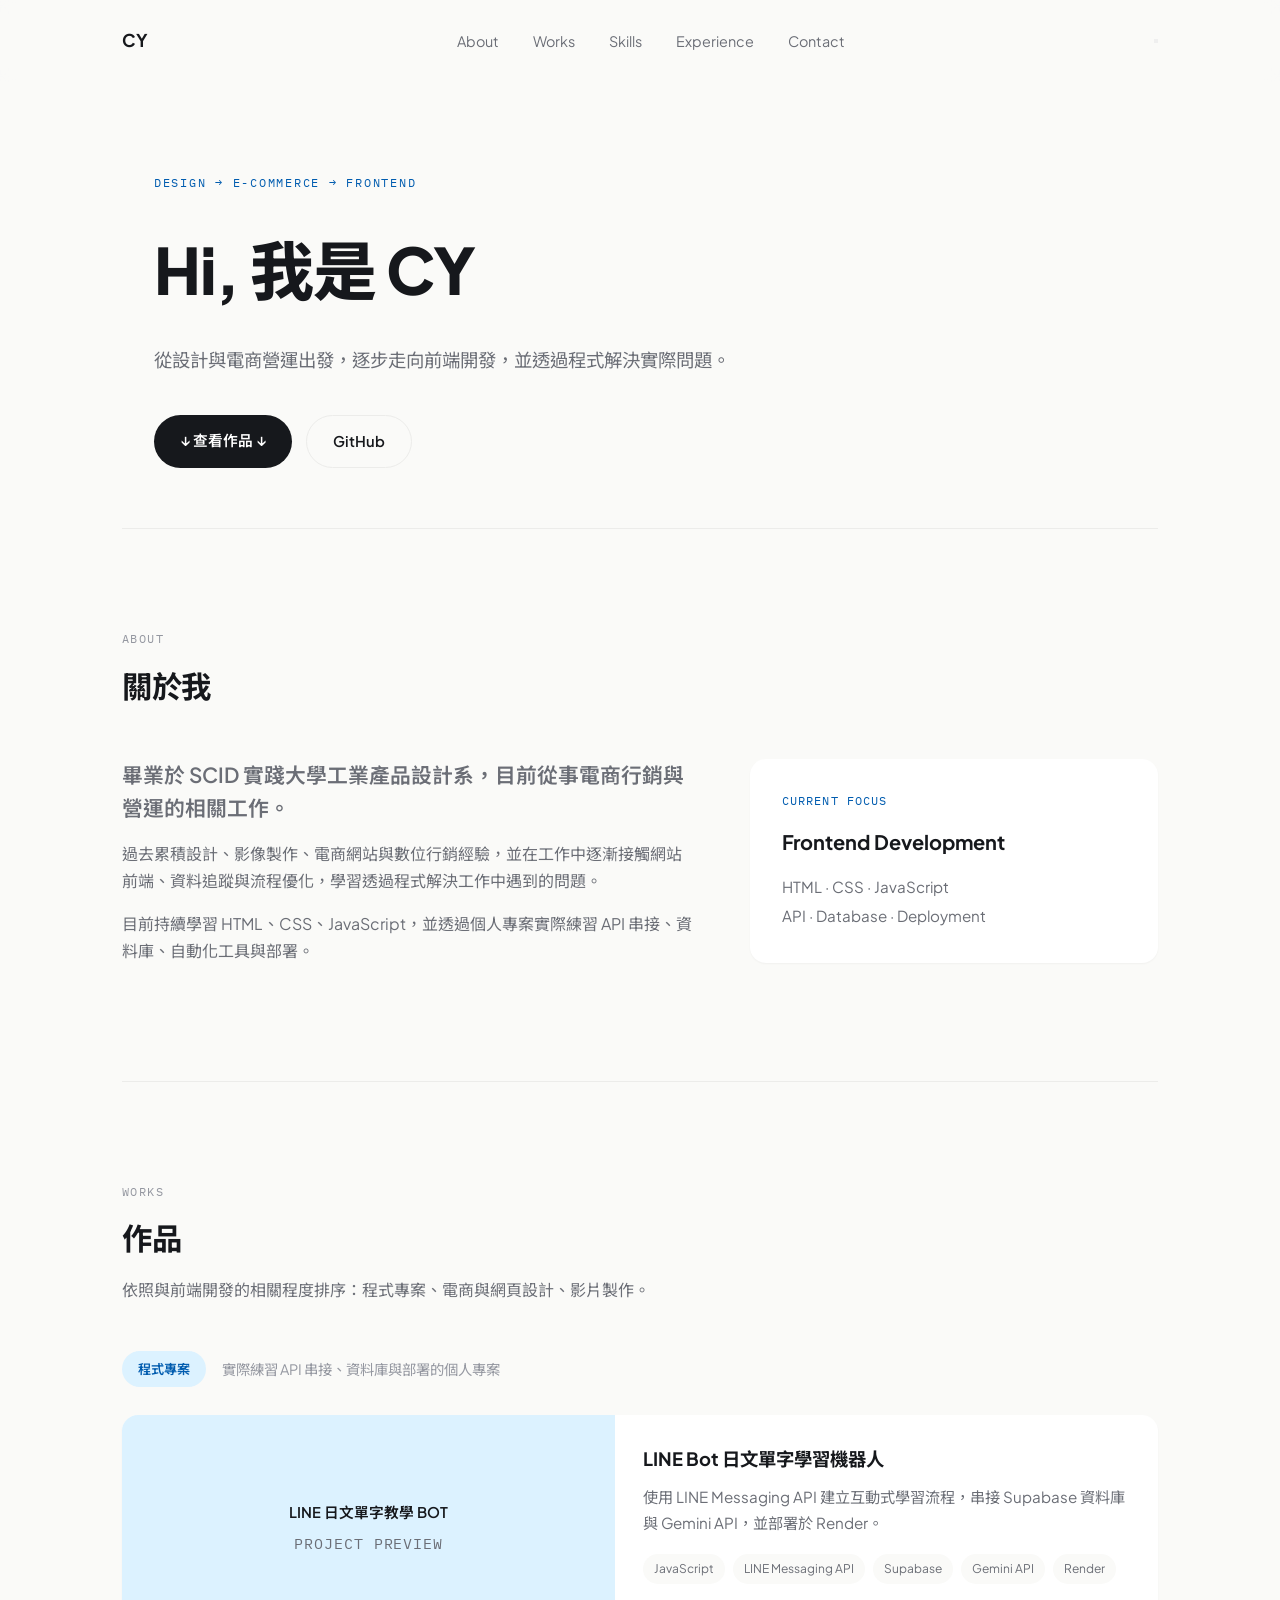
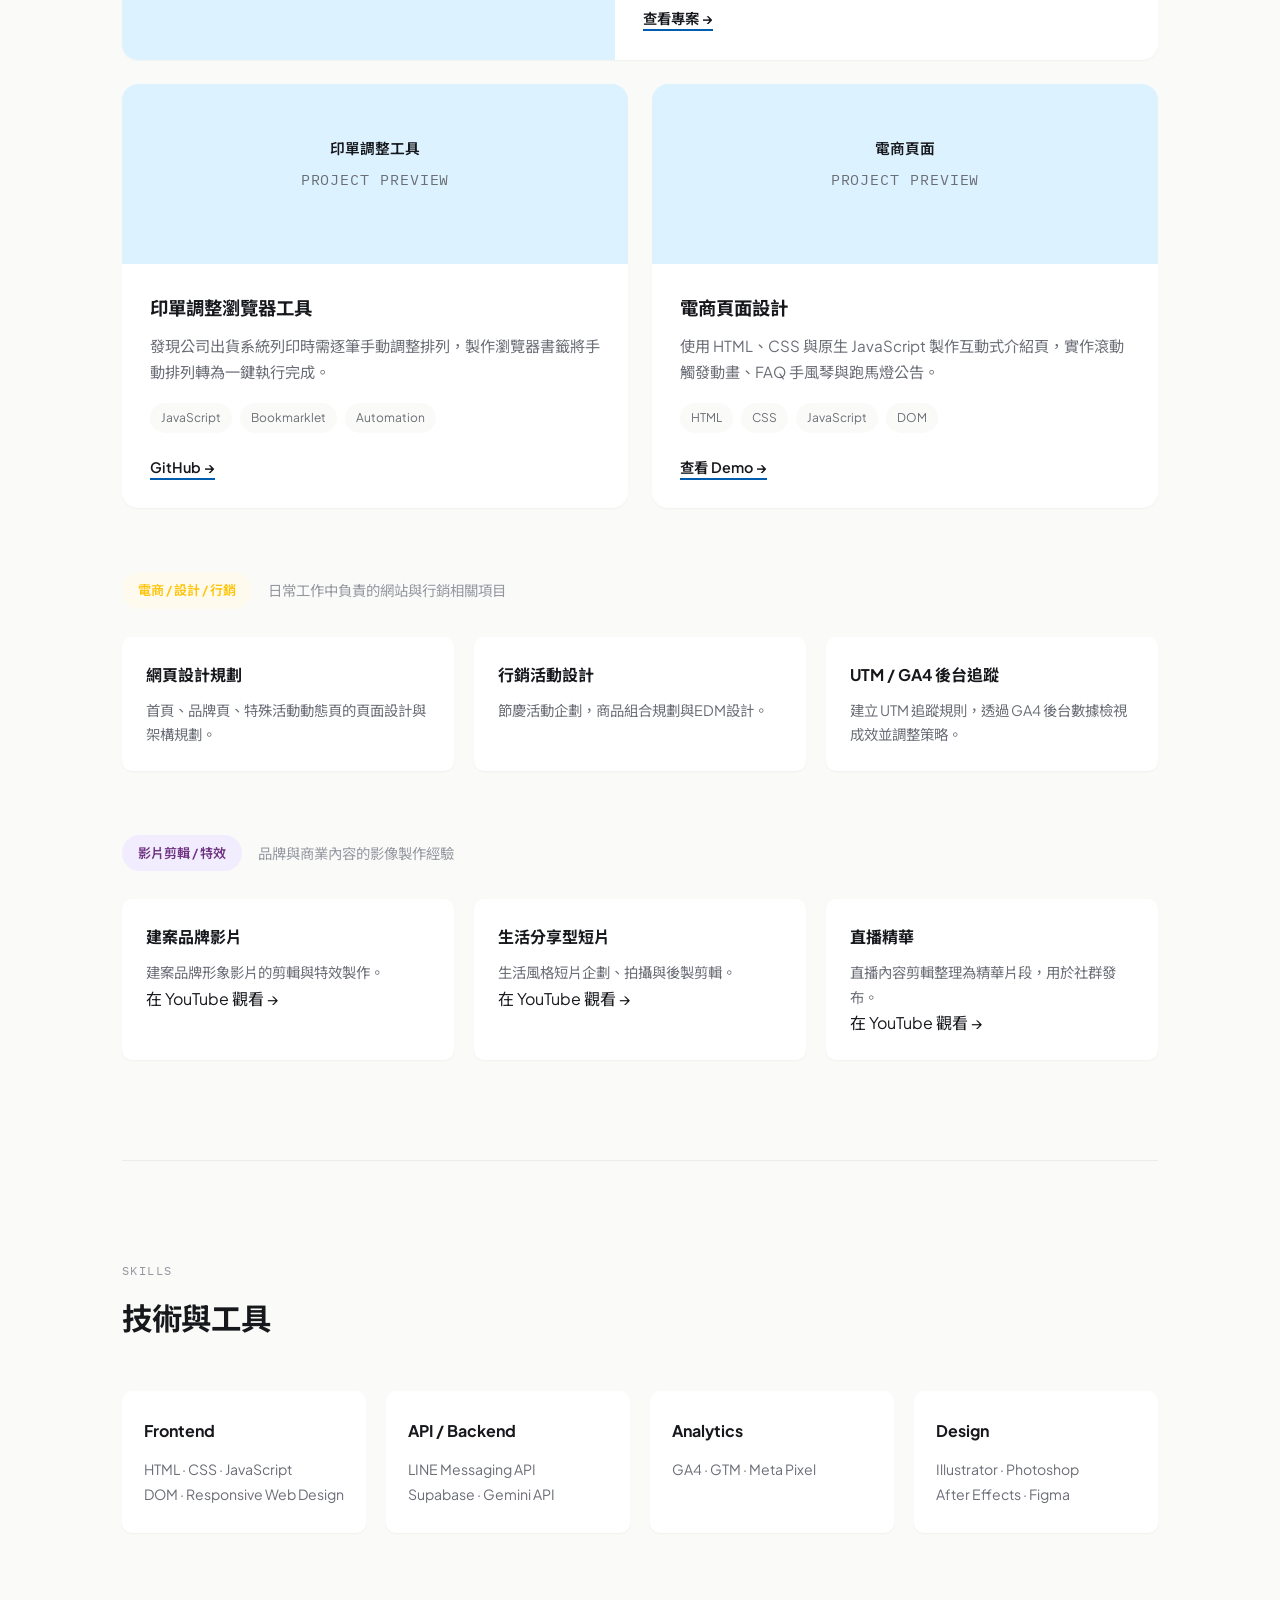
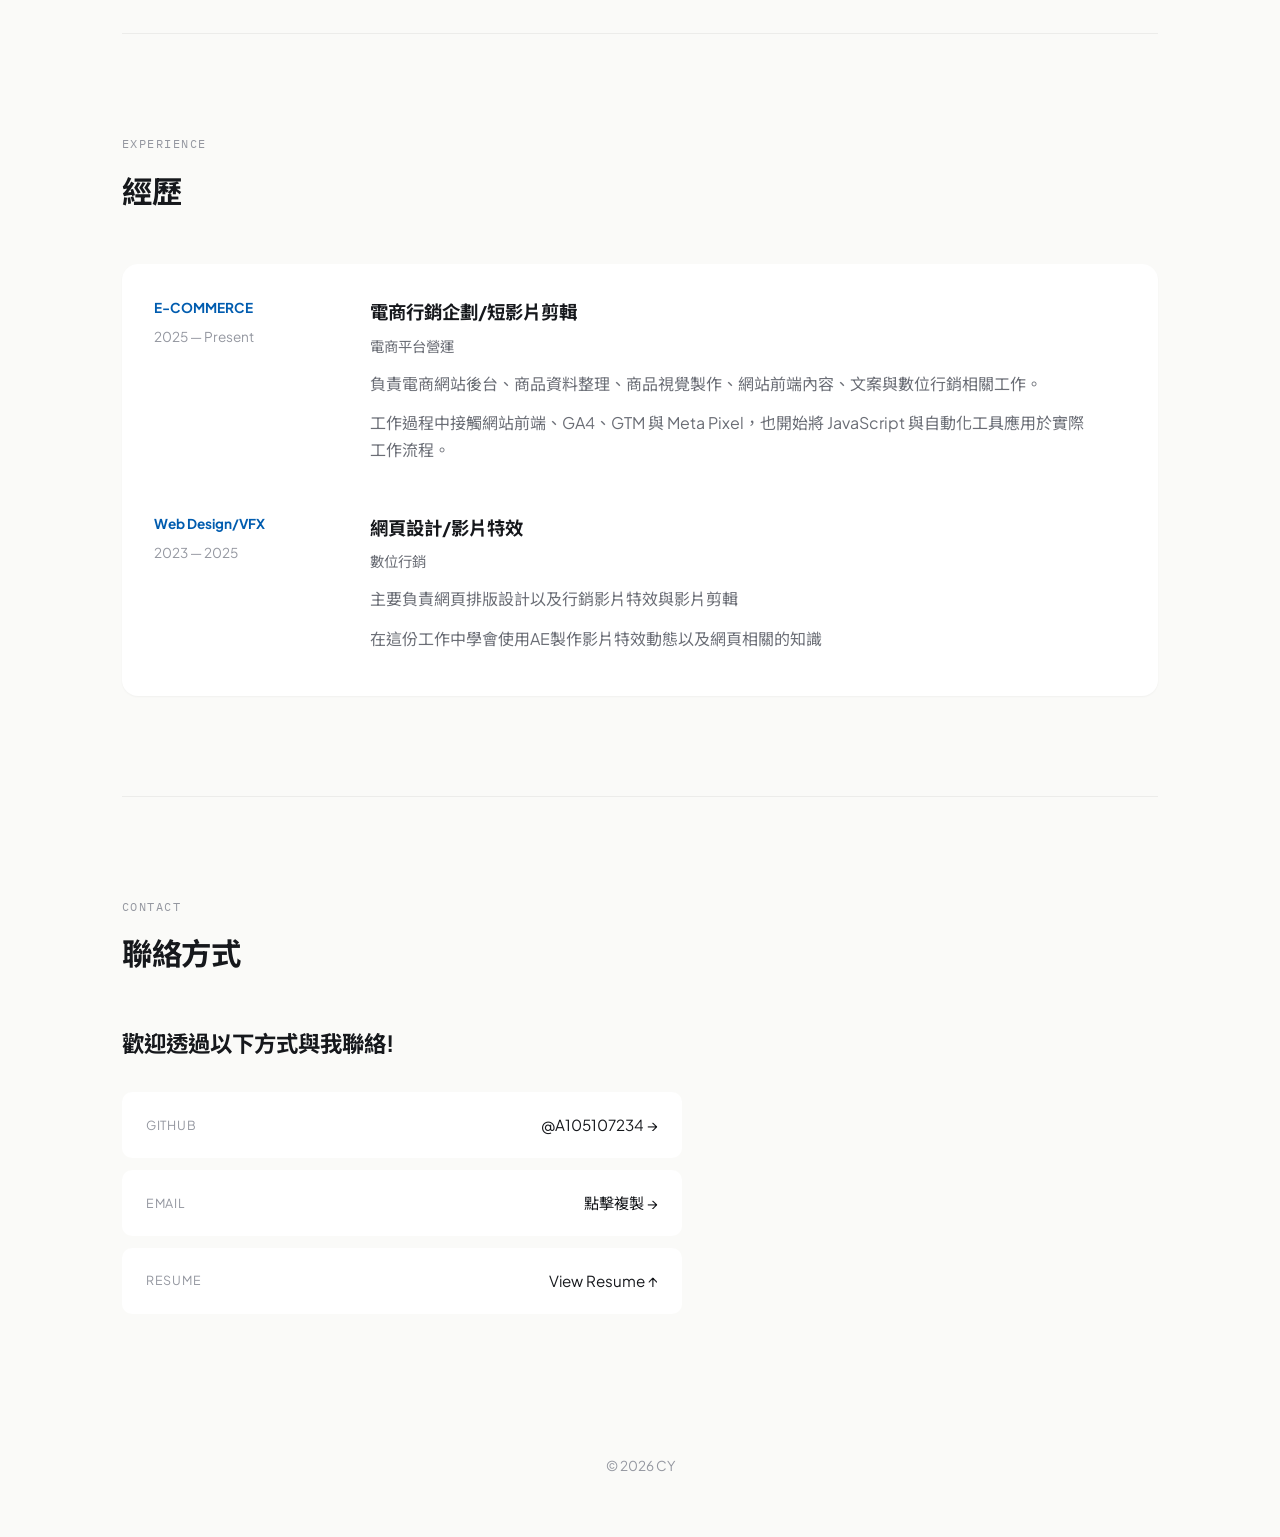
<file: index.html>
<!DOCTYPE html>
<html lang="zh-TW">
<head>
  <meta charset="UTF-8" />
  <meta name="viewport" content="width=device-width, initial-scale=1.0" />
  <meta
    name="description"
    content="CY 的前端開發作品集。從設計出發，透過學習前端開發、API 串接與自動化解決實際問題。"
  />
  <title>CY｜Frontend Developer Portfolio</title>

  <!-- 字型：改用 preconnect + link，避免 CSS @import 造成串聯阻塞 -->
  <link rel="preconnect" href="https://fonts.googleapis.com" />
  <link rel="preconnect" href="https://fonts.gstatic.com" crossorigin />
  <link rel="stylesheet" href="https://fonts.googleapis.com/css2?family=Plus+Jakarta+Sans:wght@400;600;700;800&family=IBM+Plex+Mono:wght@400;500&family=Noto+Sans+TC:wght@400;500;700&display=swap" />
  <link rel="stylesheet" href="style.css" />

  <style>
  * { margin: 0; padding: 0; box-sizing: border-box; }

/* body 只在載入動畫跑的時候鎖住捲動，跑完後解除 */
body.is-loading {
  overflow: hidden;
  height: 100vh;
}
/* LOGO */
#logo-c {
  display: inline-block;
  animation: rotateCCW 1s ease-in-out;
}

@keyframes rotateCCW {
  from { transform: rotate(0deg); }
  to   { transform: rotate(-360deg); }
}

/* ===== 兩片色塊，從中間往左右滑開 ===== */
.panel {
  position: fixed;
  top: 0;
  width: 50%;
  height: 100%;
  background: #111;
  z-index: 9999;
  display: flex;
  align-items: center;
  justify-content: center;
  transition: transform 1s cubic-bezier(0.76, 0, 0.24, 1);
}

#panel-left  { left: 0; }
#panel-left {
  left: 0;
  justify-content: flex-end; /* 內容靠右貼齊，剛好貼在螢幕正中央那條線上 */
}
#panel-right { right: 0; }

.panel.open#panel-left  { transform: translateX(-100%); }
.panel.open#panel-right { transform: translateX(100%); }

#panel-logo {
  color: #f5f5f0;
  font-size: clamp(20px, 4vw, 32px);
  font-weight: 700;
  letter-spacing: 3px;
  opacity: 1;
  transition: opacity 0.3s ease;
}

/* ===== 歡迎文字，蓋在真正內容上面，顯示完自己淡出 ===== */
#content {
  position: fixed;
  inset: 0;
  z-index: 9998; /* 比色塊低一層，但蓋住底下的真正網站內容 */
  background: #f5f5f0;
  display: flex;
  justify-content: center;
  align-items: center;
  opacity: 0;
  transition: opacity 0.6s ease;
  pointer-events: none; /* 淡出後不擋住底下的點擊 */
}

#content.show { opacity: 1; }
#content.fade-out { opacity: 0; }

#content h1 { font-size: clamp(28px, 6vw, 56px); }
</style>

</head>
<body>

  <!--LOADING-->
<div class="panel" id="panel-left">
  <div id="panel-logo">
    <span id="logo-c">C</span>
  </div>
</div>
<div class="panel" id="panel-right"></div>

 
  <div id="content">
    <h1>HELLO WORLD！</h1>
  </div>

  <!-- Nav -->
  <header class="site-header">
    <div class="nav-inner">
      <a href="#" class="logo">CY</a>
      <nav class="nav-links" id="nav-links">
        <a href="#about">About</a>
        <a href="#works">Works</a>
        <a href="#skills">Skills</a>
        <a href="#experience">Experience</a>
        <a href="#contact">Contact</a>
      </nav>
      <button class="nav-toggle" id="nav-toggle" aria-label="開啟選單" aria-expanded="false" aria-controls="nav-links">
        <span></span>
        <span></span>
        <span></span>
      </button>
    </div>
  </header>

  <main>

    <!-- Hero -->
    <section class="hero">
      <div class="hero-inner">
        <p class="eyebrow">DESIGN → E-COMMERCE → FRONTEND</p>
        <h1>Hi, 我是 CY</h1>
        <p class="hero-sub">從設計與電商營運出發，逐步走向前端開發，並透過程式解決實際問題。</p>
        <div class="hero-actions">
          <a href="#works" class="btn btn-primary">↓ 查看作品 ↓</a>
          <a href="https://github.com/A105107234" target="_blank" rel="noopener noreferrer" class="btn btn-ghost">GitHub</a>
        </div>
      </div>
    </section>

    <!-- About -->
    <section id="about" class="section">
      <div class="section-head">
        <p class="kicker">About</p>
        <h2>關於我</h2>
      </div>

      <div class="about-grid">
        <div class="about-copy">
          <p class="about-lead">畢業於 SCID 實踐大學工業產品設計系，目前從事電商行銷與營運的相關工作。</p>
          <p>過去累積設計、影像製作、電商網站與數位行銷經驗，並在工作中逐漸接觸網站前端、資料追蹤與流程優化，學習透過程式解決工作中遇到的問題。</p>
          <p>目前持續學習 HTML、CSS、JavaScript，並透過個人專案實際練習 API 串接、資料庫、自動化工具與部署。</p>
        </div>

        <div class="about-card reveal">
          <p class="about-card-label">Current Focus</p>
          <p class="about-card-title">Frontend Development</p>
          <p class="about-card-text">HTML · CSS · JavaScript<br />API · Database · Deployment</p>
        </div>
      </div>
    </section>

    <!-- Works -->
    <section id="works" class="section">
      <div class="section-head">
        <p class="kicker">Works</p>
        <h2>作品</h2>
        <p class="section-lede">依照與前端開發的相關程度排序：程式專案、電商與網頁設計、影片製作。</p>
      </div>

      <!-- 01 程式專案 -->
      <div class="works-group">
        <div class="works-group-head">
          <span class="tag tag-code">程式專案</span>
          <p class="works-group-note">實際練習 API 串接、資料庫與部署的個人專案</p>
        </div>

        <div class="work-grid">

          <article class="work-card work-card-featured reveal">
            <div class="work-card-media">
              <div class="media-placeholder">
                <span>LINE 日文單字教學 BOT</span>
                <p>Project Preview</p>
              </div>
            </div>
            <div class="work-card-body">
              <h3>LINE Bot 日文單字學習機器人</h3>
              <p>使用 LINE Messaging API 建立互動式學習流程，串接 Supabase 資料庫與 Gemini API，並部署於 Render。</p>
              <div class="work-tags">
                <span>JavaScript</span>
                <span>LINE Messaging API</span>
                <span>Supabase</span>
                <span>Gemini API</span>
                <span>Render</span>
              </div>
              <div class="work-links">
                <a href="projects/line-bot-vocab/index.html">查看專案 →</a>
              </div>
            </div>
          </article>

          <article class="work-card reveal">
            <div class="work-card-media">
              <div class="media-placeholder">
                <span>印單調整工具</span>
                <p>Project Preview</p>
              </div>
            </div>
            <div class="work-card-body">
              <h3>印單調整瀏覽器工具</h3>
              <p>發現公司出貨系統列印時需逐筆手動調整排列，製作瀏覽器書籤將手動排列轉為一鍵執行完成。</p>
              <div class="work-tags">
                <span>JavaScript</span>
                <span>Bookmarklet</span>
                <span>Automation</span>
              </div>
              <div class="work-links">
                <a href="https://github.com/A105107234/Shipping-Label-print-tools" target="_blank" rel="noopener noreferrer">GitHub →</a>
              </div>
            </div>
          </article>

          <article class="work-card reveal">
            <div class="work-card-media">
              <div class="media-placeholder">
                <span>電商頁面</span>
                <p>Project Preview</p>
              </div>
            </div>
            <div class="work-card-body">
              <h3>電商頁面設計</h3>
              <p>使用 HTML、CSS 與原生 JavaScript 製作互動式介紹頁，實作滾動觸發動畫、FAQ 手風琴與跑馬燈公告。</p>
              <div class="work-tags">
                <span>HTML</span>
                <span>CSS</span>
                <span>JavaScript</span>
                <span>DOM</span>
              </div>
              <div class="work-links">
                <a href="projects/shop/index.html">查看 Demo →</a>
              </div>
            </div>
          </article>

        </div>
      </div>

      <!-- 02 電商 / 設計 / 行銷 -->
      <div class="works-group">
        <div class="works-group-head">
          <span class="tag tag-commerce">電商 / 設計 / 行銷</span>
          <p class="works-group-note">日常工作中負責的網站與行銷相關項目</p>
        </div>

        <div class="capability-grid">
          <div class="capability-card reveal">
            <div class="capability-card-inner">
              <div class="capability-card-front">
                <p class="capability-title">網頁設計規劃</p>
              </div>
              <div class="capability-card-back">
                <p class="capability-text">首頁、品牌頁、特殊活動動態頁的頁面設計與架構規劃。</p>
              </div>
            </div>
          </div>
          <div class="capability-card reveal">
            <div class="capability-card-inner">
              <div class="capability-card-front">
                <p class="capability-title">行銷活動設計</p>
              </div>
              <div class="capability-card-back">
                <p class="capability-text">節慶活動企劃，商品組合規劃與EDM設計。</p>
              </div>
            </div>
          </div>
          <div class="capability-card reveal">
            <div class="capability-card-inner">
              <div class="capability-card-front">
                <p class="capability-title">UTM / GA4 後台追蹤</p>
              </div>
              <div class="capability-card-back">
                <p class="capability-text">建立 UTM 追蹤規則，透過 GA4 後台數據檢視成效並調整策略。</p>
              </div>
            </div>
          </div>
        </div>
      </div>

      <!-- 03 影片剪輯 / 特效 -->
      <div class="works-group">
        <div class="works-group-head">
          <span class="tag tag-video">影片剪輯 / 特效</span>
          <p class="works-group-note">品牌與商業內容的影像製作經驗</p>
        </div>

        <div class="capability-grid">
          <div class="capability-card reveal">
            <div class="capability-card-inner">
              <div class="capability-card-front">
                <p class="capability-title">建案品牌影片</p>
              </div>
              <div class="capability-card-back">
                <p class="capability-text">建案品牌形象影片的剪輯與特效製作。</p>
                <a class="capability-link" href="https://www.youtube.com/playlist?list=PLhkuRQ6vcK8rfW8aEy3iX92bvZOuIB56M" target="_blank" rel="noopener noreferrer">在 YouTube 觀看 →</a>
              </div>
            </div>
          </div>
          <div class="capability-card reveal">
            <div class="capability-card-inner">
              <div class="capability-card-front">
                <p class="capability-title">生活分享型短片</p>
              </div>
              <div class="capability-card-back">
                <p class="capability-text">生活風格短片企劃、拍攝與後製剪輯。</p>
                <a class="capability-link" href="https://www.youtube.com/playlist?list=PLhkuRQ6vcK8rhcJOtEsPsMV8XOef7As1w" target="_blank" rel="noopener noreferrer">在 YouTube 觀看 →</a>
              </div>
            </div>
          </div>
          <div class="capability-card reveal">
            <div class="capability-card-inner">
              <div class="capability-card-front">
                <p class="capability-title">直播精華</p>
              </div>
              <div class="capability-card-back">
                <p class="capability-text">直播內容剪輯整理為精華片段，用於社群發布。</p>
                <a class="capability-link" href="https://www.youtube.com/playlist?list=PLZkUYa31iWXI" target="_blank" rel="noopener noreferrer">在 YouTube 觀看 →</a>
              </div>
            </div>
          </div>
        </div>
      </div>

    </section>

    <!-- Skills -->
    <section id="skills" class="section">
      <div class="section-head">
        <p class="kicker">Skills</p>
        <h2>技術與工具</h2>
      </div>

      <div class="skills-grid">
        <div class="skill-card reveal">
          <p class="skill-title">Frontend</p>
          <p class="skill-text">HTML · CSS · JavaScript<br />DOM · Responsive Web Design</p>
        </div>
        <div class="skill-card reveal">
          <p class="skill-title">API / Backend</p>
          <p class="skill-text">LINE Messaging API<br />Supabase · Gemini API</p>
        </div>
        <div class="skill-card reveal">
          <p class="skill-title">Analytics</p>
          <p class="skill-text">GA4 · GTM · Meta Pixel</p>
        </div>
        <div class="skill-card reveal">
          <p class="skill-title">Design</p>
          <p class="skill-text">Illustrator · Photoshop<br />After Effects · Figma</p>
        </div>
      </div>
    </section>

    <!-- Experience -->
    <section id="experience" class="section">
      <div class="section-head">
        <p class="kicker">Experience</p>
        <h2>經歷</h2>
      </div>

      <div class="timeline-item reveal">
        <div class="timeline-meta">
          <p>E-COMMERCE</p>
          <p>2025 — Present</p>
        </div>
        <div class="timeline-body">
          <h3>電商行銷企劃/短影片剪輯</h3>
          <p class="timeline-company">電商平台營運</p>
          <p>負責電商網站後台、商品資料整理、商品視覺製作、網站前端內容、文案與數位行銷相關工作。</p>
          <p>工作過程中接觸網站前端、GA4、GTM 與 Meta Pixel，也開始將 JavaScript 與自動化工具應用於實際工作流程。</p>
        </div>
        <div class="timeline-meta">
          <p>Web Design/VFX</p>
          <p>2023 — 2025</p>
        </div>
        <div class="timeline-body">
          <h3>網頁設計/影片特效</h3>
          <p class="timeline-company">數位行銷</p>
          <p>主要負責網頁排版設計以及行銷影片特效與影片剪輯</p>
          <p>在這份工作中學會使用AE製作影片特效動態以及網頁相關的知識</p>
        </div>
      </div>
    </section>

    <!-- Contact -->
    <section id="contact" class="section">
      <div class="section-head">
        <p class="kicker">Contact</p>
        <h2>聯絡方式</h2>
      </div>

      <div class="contact-wrap">
        <p class="contact-lead">歡迎透過以下方式與我聯絡!</p>

        <div class="contact-links">
          <a href="https://github.com/A105107234" target="_blank" rel="noopener noreferrer">
            <span>GitHub</span>
            <span>@A105107234 →</span>
          </a>
          <!-- TODO: 把 data-user / data-domain 換成你真正的 email -->
          <a href="#" id="email-link" class="js-email-copy" data-user="a105107234" data-domain="@gmail.com">
            <span>Email</span>
            <span id="email-display">點擊複製 →</span>
          </a>
          <a href="#">
            <span>Resume</span>
            <span>View Resume ↑</span>
          </a>
        </div>
      </div>
    </section>

  </main>

  <footer>
    <p>© 2026 CY</p>
  </footer>

  <script>

    //LOADING
    document.body.classList.add('is-loading'); // 一開始鎖住捲動

const minDisplayTime = 900;    // 色塊 + Logo 停留多久
const contentShowTime = 1500;  // 歡迎文字停留多久後開始淡出

window.addEventListener('load', () => {
  setTimeout(() => {
    const left = document.getElementById('panel-left');
    const right = document.getElementById('panel-right');
    const logo = document.getElementById('panel-logo');
    const content = document.getElementById('content');

    // 1. 色塊滑開，露出歡迎文字
    logo.style.opacity = '0';
    left.classList.add('open');
    right.classList.add('open');
    content.classList.add('show');

    setTimeout(() => {
      left.remove();
      right.remove();
    }, 1000);

    // 2. 歡迎文字停留一下之後，淡出、消失、解鎖捲動
    setTimeout(() => {
      content.classList.remove('show');
      content.classList.add('fade-out');

      setTimeout(() => {
        content.remove();
        document.body.classList.remove('is-loading'); // 解鎖捲動
      }, 600);
    }, contentShowTime);

  }, minDisplayTime);
});

    // 手機版選單開關
    const navToggle = document.getElementById('nav-toggle');
    const navLinksEl = document.getElementById('nav-links');

    navToggle.addEventListener('click', function () {
      const isOpen = navLinksEl.classList.toggle('is-open');
      navToggle.classList.toggle('is-open', isOpen);
      navToggle.setAttribute('aria-expanded', isOpen ? 'true' : 'false');
    });

    navLinksEl.querySelectorAll('a').forEach(function (link) {
      link.addEventListener('click', function () {
        navLinksEl.classList.remove('is-open');
        navToggle.classList.remove('is-open');
        navToggle.setAttribute('aria-expanded', 'false');
      });
    });
  </script>

  <script>
    // 滾動進場動畫
    // 動畫播完後移除 reveal class，讓元件回到自己原本的 hover 過渡設定
    const revealItems = document.querySelectorAll('.reveal');
    const revealObserver = new IntersectionObserver(function (entries) {
      entries.forEach(function (entry) {
        if (!entry.isIntersecting) return;
        const el = entry.target;
        el.classList.add('is-visible');
        revealObserver.unobserve(el);
        setTimeout(function () {
          el.classList.remove('reveal', 'is-visible');
        }, 700);
      });
    }, { threshold: 0.15 });

    revealItems.forEach(function (item) {
      revealObserver.observe(item);
    });
  </script>

  <script>
    // Email 點擊複製
    const emailLink = document.getElementById('email-link');
    const emailDisplay = document.getElementById('email-display');

    emailLink.addEventListener('click', function (e) {
      e.preventDefault();
      const user = emailLink.dataset.user;
      const domain = emailLink.dataset.domain;
      const email = user + '@' + domain;

      navigator.clipboard.writeText(email).then(function () {
        emailDisplay.textContent = '已複製 ' + email;
        setTimeout(function () {
          emailDisplay.textContent = '點擊複製 →';
        }, 2000);
      });
    });
  </script>

</body>
</html>
</file>
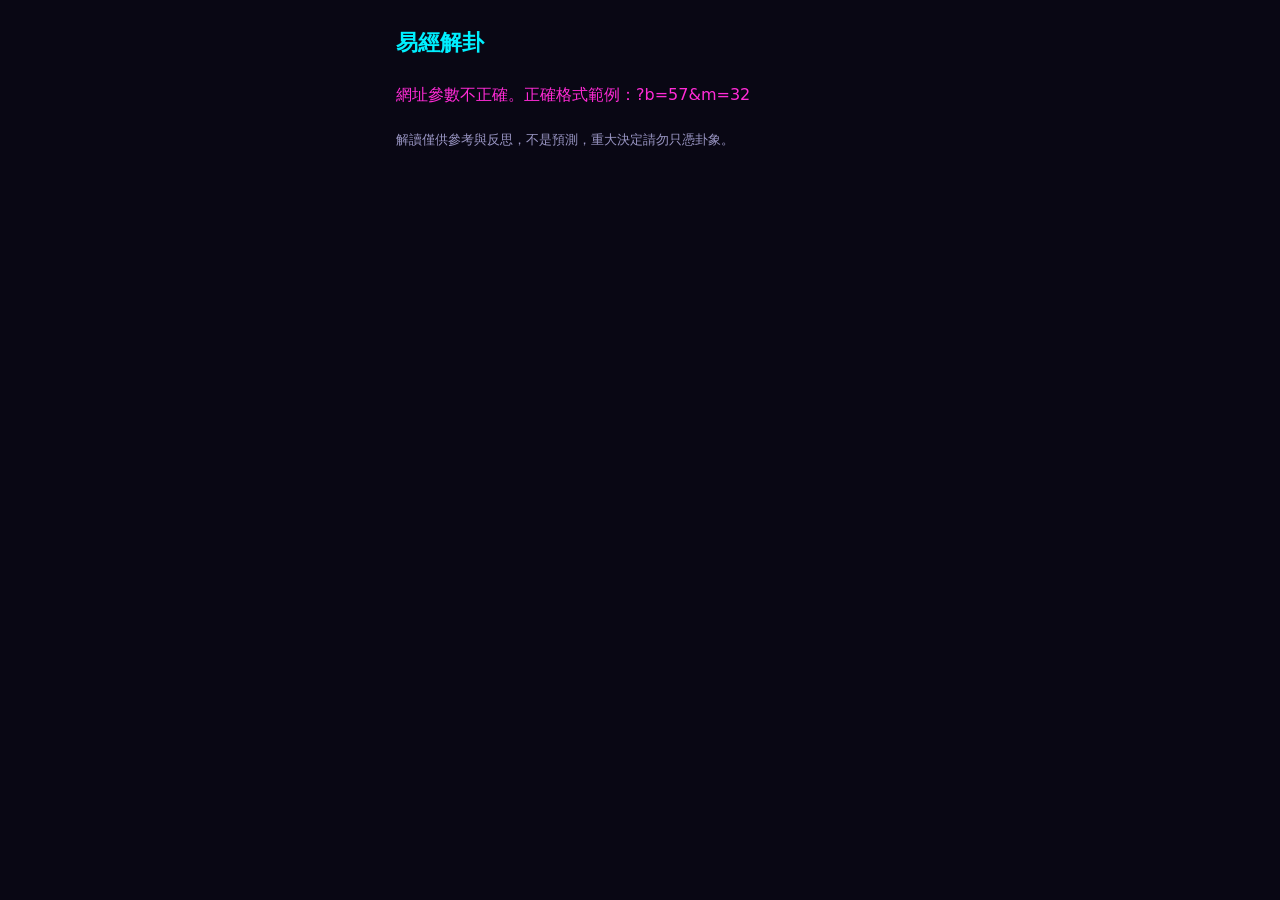
<file: iching/index.html>
<!doctype html>
<html lang="zh-Hant">
<head>
<meta charset="utf-8">
<meta name="viewport" content="width=device-width, initial-scale=1">
<title>易經解卦</title>
<style>
:root{--bg:#090714;--fg:#e6f7ff;--mut:#9a96c4;--cy:#00f0ff;--mag:#ff2bd6;--yel:#fcee0a;--card:#141032}
*{box-sizing:border-box}
body{margin:0;background:var(--bg);color:var(--fg);font-family:system-ui,-apple-system,"Noto Sans TC","PingFang TC","Microsoft JhengHei",sans-serif;line-height:1.7}
main{max-width:520px;margin:0 auto;padding:24px 16px 56px}
h1{font-size:22px;margin:0 0 4px;color:var(--cy)}
.sub{color:var(--mut);font-size:14px;margin:0 0 20px}
.pair{display:flex;gap:12px;justify-content:center;align-items:flex-start;margin-bottom:20px}
.card{flex:1;background:var(--card);padding:16px 12px;text-align:center}
.card h2{font-size:14px;color:var(--mut);margin:0 0 10px;font-weight:400}
.hex{display:flex;flex-direction:column;gap:6px;width:96px;margin:0 auto 12px}
.line{height:10px;background:var(--cy)}
.line.yin{background:linear-gradient(90deg,var(--cy) 0 42%,transparent 42% 58%,var(--cy) 58%)}
.line.mov{background:var(--mag)}
.line.yin.mov{background:linear-gradient(90deg,var(--mag) 0 42%,transparent 42% 58%,var(--mag) 58%)}
.line.new{background:var(--yel)}
.line.yin.new{background:linear-gradient(90deg,var(--yel) 0 42%,transparent 42% 58%,var(--yel) 58%)}
.name{font-size:34px;font-weight:700;line-height:1.2}
.num{font-size:13px;color:var(--mut)}
.arrow{align-self:center;color:var(--yel);font-size:20px}
section{background:var(--card);padding:14px 16px;margin-bottom:12px}
section h3{margin:0 0 6px;font-size:15px;color:var(--yel)}
section p{margin:0;font-size:15px;white-space:pre-line}
.mov-note{color:var(--mag);text-align:center;margin:0 0 16px;font-size:15px}
.err{color:var(--mag)}
.foot{color:var(--mut);font-size:13px;margin-top:20px}
</style>
</head>
<body>
<main>
<h1>易經解卦</h1>
<p class="sub" id="sub">讀取中⋯</p>
<div id="out"></div>
<p class="foot">解讀僅供參考與反思，不是預測，重大決定請勿只憑卦象。</p>
</main>
<script>
const KW=[[2,16,8,45,23,35,20,12],[24,51,3,17,27,21,42,25],[7,40,29,47,4,64,59,6],[19,54,60,58,41,38,61,10],[15,62,39,31,52,56,53,33],[36,55,63,49,22,30,37,13],[46,32,48,28,18,50,57,44],[11,34,5,43,26,14,9,1]];
const ZH=['','乾','坤','屯','蒙','需','訟','師','比','小畜','履','泰','否','同人','大有','謙','豫','隨','蠱','臨','觀','噬嗑','賁','剝','復','無妄','大畜','頤','大過','坎','離','咸','恆','遯','大壯','晉','明夷','家人','睽','蹇','解','損','益','夬','姤','萃','升','困','井','革','鼎','震','艮','漸','歸妹','豐','旅','巽','兌','渙','節','中孚','小過','既濟','未濟'];
const POS=['初','二','三','四','五','上'];
const GLOSS=["", "剛健自強，主動開創", "柔順承載，厚德包容", "起步艱難，積蓄待發", "啟蒙求教，虛心學習", "耐心等待，時機未到", "爭執衝突，宜止不宜鬥", "組織動員，需要紀律", "親近依附，結盟互助", "小有積蓄，力量尚薄", "謹慎前行，如踩虎尾", "通達順暢，上下交融", "閉塞不通，保守自持", "與人和同，志同道合", "豐盛擁有，宜守謙德", "謙虛低調，有始有終", "歡愉順勢，預先準備", "隨順時勢，因人而動", "積弊整頓，革新舊事", "親臨督導，漸進成長", "觀察審視，以身示範", "排除阻礙，明斷是非", "修飾文采，內在重於外表", "衰退剝落，宜靜待時機", "回歸復甦，一陽來復", "順其自然，不妄為", "厚積薄發，蓄養實力", "頤養自身，留意言語飲食", "負荷過重，非常時期", "重重險陷，守信誠", "依附光明，明察柔順", "感應相通，真心交流", "持之以恆，恆久不變", "退避隱退，保存實力", "力量強盛，守正勿躁進", "上進晉升，光明前進", "才華受抑，韜光養晦", "家庭倫理，各守本分", "背離乖違，求同存異", "行路艱難，退而修德", "解除困難，舒緩展開", "減損付出，先損後益", "增益受惠，宜積極行動", "果決決斷，剛決柔", "不期而遇，慎防小人", "聚集會合，凝聚人才", "逐步上升，積小成大", "困窘受限，守志待時", "穩定供養，持續維護", "變革更新，時機成熟", "除舊布新，穩固成就", "震動驚懼，臨危不亂", "止而不動，適可而止", "循序漸進，穩步發展", "名分不正，慎防倉促", "豐盛盛大，盛極防衰", "旅途在外，謹慎少事", "順入滲透，柔順謙遜", "喜悅溝通，真誠交流", "渙散離散，凝聚人心", "節制有度，適度約束", "誠信於中，真誠感通", "小事可行，大事慎重", "已成之局，戒慎防亂", "尚未完成，保持審慎"];
const INV={};KW.forEach((row,lo)=>row.forEach((n,up)=>{INV[n]=[lo,up]}));
const yangOf=n=>{const [lo,up]=INV[n];return [0,1,2,3,4,5].map(i=>i<3?(lo>>i)&1:(up>>(i-3))&1)};
const hexNum=y=>KW[y[0]|y[1]<<1|y[2]<<2][y[3]|y[4]<<1|y[5]<<2];

const q=new URLSearchParams(location.search);
const b=parseInt(q.get('b'),10),m=parseInt(q.get('m')||'0',10);
const out=document.getElementById('out'),sub=document.getElementById('sub');

function hexCard(label,n,cls){
  const y=yangOf(n),mv=[0,1,2,3,4,5].map(i=>(m>>i)&1);
  const lines=[5,4,3,2,1,0].map(i=>`<div class="line ${y[i]?'':'yin'} ${mv[i]?cls:''}"></div>`).join('');
  return `<div class="card"><h2>${label}</h2><div class="hex">${lines}</div><div class="name">${ZH[n]}</div><div class="num">第 ${n} 卦</div></div>`;
}
function add(title,text){
  const s=document.createElement('section');
  const h=document.createElement('h3');h.textContent=title;
  const p=document.createElement('p');p.textContent=text;
  s.append(h,p);out.append(s);
}

if(!(b>=1&&b<=64)||!(m>=0&&m<=63)){
  sub.textContent='';out.innerHTML='<p class="err">網址參數不正確。正確格式範例：?b=57&amp;m=32</p>';
}else{
  const y=yangOf(b),mv=[0,1,2,3,4,5].filter(i=>(m>>i)&1);
  const z=hexNum(y.map((v,i)=>(m>>i)&1?1-v:v));
  sub.textContent=m?'本卦 '+ZH[b]+' → 之卦 '+ZH[z]:'本卦 '+ZH[b]+'（無變爻）';
  out.innerHTML='<div class="pair">'+hexCard('本卦',b,'mov')+(m?'<div class="arrow">▶</div>'+hexCard('之卦',z,'new'):'')+'</div>'
    +'<p class="mov-note">'+(m?'變爻：'+mv.map(i=>POS[i]+'爻').join('、'):'無變爻，以本卦卦辭為準')+'</p>';
  const n=mv.length,pn=i=>'第 '+(i+1)+' 爻（'+POS[i]+'爻）',still=[0,1,2,3,4,5].filter(i=>!((m>>i)&1));
  add('卦義（參考關鍵詞）','本卦 '+ZH[b]+'：'+GLOSS[b]+(m?'\n之卦 '+ZH[z]+'：'+GLOSS[z]:''));
  let tip;
  if(n===0)tip='沒有變爻：以本卦「'+ZH[b]+'」的卦辭為主。';
  else if(n===1)tip='只有一個變爻：重點看本卦「'+ZH[b]+'」的'+pn(mv[0])+'爻辭，卦辭當背景，之卦「'+ZH[z]+'」看事情的發展方向。';
  else if(n===2)tip='兩個變爻：看本卦「'+ZH[b]+'」的這兩條爻辭，以位置較高的'+pn(mv[1])+'為主。';
  else if(n===3)tip='三個變爻：本卦「'+ZH[b]+'」與之卦「'+ZH[z]+'」的卦辭一起對照，本卦是現況，之卦是走向。';
  else if(n===4)tip='四個變爻：看之卦「'+ZH[z]+'」中兩條沒變的爻，以位置較低的'+pn(still[0])+'為主。';
  else if(n===5)tip='五個變爻：看之卦「'+ZH[z]+'」唯一沒變的'+pn(still[0])+'。';
  else tip=b===1?'乾卦六爻全變：看乾卦的「用九」。':b===2?'坤卦六爻全變：看坤卦的「用六」。':'六爻全變：看之卦「'+ZH[z]+'」的卦辭。';
  add('這次怎麼讀',tip+'\n（這是朱熹《易學啟蒙》常見的規則，各派說法不同，當作參考。）');
  // 若同一資料夾有 hexagrams.json 就顯示卦辭與爻辭，沒有就略過
  fetch('hexagrams.json').then(r=>r.ok?r.json():null).then(d=>{
    if(!d){add('提醒','卦辭、爻辭原文資料還沒加入，可以先依照上面的讀法去查原文。');return}
    const hb=d[b],hz=d[z];
    if(hb){
      if(hb.judgement)add('本卦「'+ZH[b]+'」卦辭',hb.judgement);
      mv.forEach(i=>{if(hb.lines&&hb.lines[i])add(ZH[b]+'卦 '+POS[i]+'爻',hb.lines[i])});
      if(hb.plain)add('白話參考',hb.plain);
    }
    if(m&&hz&&hz.judgement)add('之卦「'+ZH[z]+'」卦辭',hz.judgement);
  }).catch(()=>{});
}
</script>
</body>
</html>
</file>
<file: style.css>
@import url('https://fonts.googleapis.com/css2?family=Plus+Jakarta+Sans:wght@400;500;600;700;800&family=IBM+Plex+Mono:wght@400;500&family=Noto+Sans+TC:wght@400;500;700&display=swap');

/* =========================
   Tokens
========================= */

:root {
  --bg: #FAFAF8;
  --surface: #FFFFFF;
  --ink: #16181C;
  --ink-soft: #6B6E76;
  --ink-faint: #9497A0;

  --accent: #005CAF;       /* 程式 — 瑠璃 */
  --accent-soft: #dcf2ff;   /* 勿忘草拉淡 */
  --amber: #FFC408;        /* 電商 — 籐黃 */
  --amber-soft: #fffaee;   /* 淺黃拉淡 */
  --rose: #6F3381;         /* 影片 — 菖蒲 */
  --rose-soft: #f1edff;   /*楝拉淡*/

  --line: #ECECEA;

  --font-display: "Plus Jakarta Sans", "Noto Sans TC", sans-serif;
  --font-body: "Plus Jakarta Sans", "Noto Sans TC", sans-serif;
  --font-mono: "IBM Plex Mono", monospace;

  --max: 1100px;
  --radius: 16px;
  --radius-sm: 10px;
}

* { box-sizing: border-box; margin: 0; padding: 0; }
html { scroll-behavior: smooth; }

body {
  font-family: var(--font-body);
  color: var(--ink);
  background: var(--bg);
  line-height: 1.7;
  font-size: 16px;
}

a { color: inherit; text-decoration: none; }
img { max-width: 100%; display: block; }

:focus-visible {
  outline: 2px solid var(--accent);
  outline-offset: 3px;
}

@media (prefers-reduced-motion: reduce) {
  *, *::before, *::after {
    animation-duration: 0.001ms !important;
    transition-duration: 0.001ms !important;
    scroll-behavior: auto !important;
  }
}

/* =========================
   Nav
========================= */

.site-header {
  position: sticky;
  top: 0;
  z-index: 20;
  background: rgba(250, 250, 248, 0.85);
  backdrop-filter: blur(8px);
}

.nav-inner {
  max-width: var(--max);
  margin: 0 auto;
  padding: 26px 32px;
  display: flex;
  align-items: center;
  justify-content: space-between;
}

.logo {
  font-family: var(--font-display);
  font-weight: 700;
  font-size: 1.1rem;
  letter-spacing: -0.01em;
}

.nav-links {
  display: flex;
  gap: 34px;
  font-size: 0.9rem;
  color: var(--ink-soft);
}

.nav-links a { transition: color 0.15s ease; }
.nav-links a:hover { color: var(--accent); }

/* =========================
   Hero
========================= */

.hero {
  padding: 90px 32px 60px;
}

.hero-inner {
  max-width: var(--max);
  margin: 0 auto;
}

.eyebrow {
  font-family: var(--font-mono);
  font-size: 0.78rem;
  letter-spacing: 0.14em;
  color: var(--accent);
  margin-bottom: 22px;
}

.hero h1 {
  font-family: var(--font-display);
  font-weight: 800;
  font-size: clamp(2.4rem, 6vw, 4rem);
  letter-spacing: -0.02em;
  margin-bottom: 20px;
}

.hero-sub {
  font-size: 1.15rem;
  color: var(--ink-soft);
  max-width: 46ch;
  margin-bottom: 40px;
}

.hero-actions {
  display: flex;
  gap: 14px;
  flex-wrap: wrap;
}

.btn {
  font-size: 0.92rem;
  font-weight: 600;
  padding: 13px 26px;
  border-radius: 999px;
  transition: transform 0.15s ease, opacity 0.15s ease, background 0.15s ease;
}

.btn-primary {
  background: var(--ink);
  color: var(--surface);
}
.btn-primary:hover { background: var(--accent); transform: translateY(-1px); }

.btn-ghost {
  border: 1px solid var(--line);
  color: var(--ink);
}
.btn-ghost:hover { border-color: var(--accent); color: var(--accent); }

/* =========================
   Sections (shared)
========================= */

main {
  max-width: var(--max);
  margin: 0 auto;
  padding: 0 32px;
}

.section {
  padding: 100px 0;
  border-top: 1px solid var(--line);
}

.section:first-of-type { border-top: none; }

.section-head { margin-bottom: 48px; max-width: 640px; }

.kicker {
  font-family: var(--font-mono);
  font-size: 0.75rem;
  letter-spacing: 0.12em;
  color: var(--ink-faint);
  text-transform: uppercase;
  margin-bottom: 10px;
}

.section-head h2 {
  font-family: var(--font-display);
  font-weight: 700;
  font-size: 1.9rem;
  letter-spacing: -0.01em;
}

.section-lede {
  color: var(--ink-soft);
  margin-top: 12px;
  font-size: 1rem;
}

/* =========================
   About
========================= */

.about-grid {
  display: grid;
  grid-template-columns: 1.4fr 1fr;
  gap: 56px;
  align-items: start;
}

.about-lead {
  font-family: var(--font-display);
  font-weight: 600;
  font-size: 1.3rem;
  margin-bottom: 20px;
  line-height: 1.55;
}

.about-copy p { color: var(--ink-soft); margin-bottom: 16px; max-width: 54ch; }

.about-card {
  background: var(--surface);
  border-radius: var(--radius);
  padding: 32px;
  box-shadow: 0 1px 2px rgba(20, 20, 30, 0.04);
}

.about-card-label {
  font-family: var(--font-mono);
  font-size: 0.72rem;
  letter-spacing: 0.1em;
  text-transform: uppercase;
  color: var(--accent);
  margin-bottom: 14px;
}

.about-card-title {
  font-family: var(--font-display);
  font-weight: 700;
  font-size: 1.25rem;
  margin-bottom: 14px;
}

.about-card-text {
  color: var(--ink-soft);
  font-size: 0.95rem;
  line-height: 1.9;
}

/* =========================
   Works
========================= */

.works-group {
  margin-bottom: 64px;
}
.works-group:last-child { margin-bottom: 0; }

.works-group-head {
  display: flex;
  align-items: center;
  gap: 16px;
  flex-wrap: wrap;
  margin-bottom: 28px;
}

.tag {
  font-size: 0.82rem;
  font-weight: 600;
  padding: 7px 16px;
  border-radius: 999px;
}

.tag-code    { background: var(--accent-soft); color: var(--accent); }
.tag-commerce{ background: var(--amber-soft);  color: var(--amber); }
.tag-video   { background: var(--rose-soft);   color: var(--rose); }

.works-group-note {
  color: var(--ink-faint);
  font-size: 0.9rem;
}

.work-grid {
  display: grid;
  grid-template-columns: repeat(2, 1fr);
  gap: 24px;
}

.work-card {
  background: var(--surface);
  border-radius: var(--radius);
  overflow: hidden;
  box-shadow: 0 1px 2px rgba(20, 20, 30, 0.04);
  transition: transform 0.18s ease, box-shadow 0.18s ease;
}

.work-card:hover {
  transform: translateY(-3px);
  box-shadow: 0 12px 28px rgba(20, 20, 30, 0.08);
}

.work-card-featured { grid-column: 1 / -1; display: grid; grid-template-columns: 1fr 1.1fr; }

.work-card-media {
  background: var(--accent-soft);
  min-height: 180px;
  display: flex;
  align-items: center;
  justify-content: center;
  padding: 20px;
}

.media-placeholder {
  text-align: center;
}
.media-placeholder span {
  display: block;
  font-weight: 600;
  font-size: 0.92rem;
  margin-bottom: 6px;
}
.media-placeholder p {
  font-family: var(--font-mono);
  font-size: 0.7rem;
  letter-spacing: 0.06em;
  color: var(--ink-faint);
  text-transform: uppercase;
}

.work-card-body { padding: 28px; }

.work-card h3 {
  font-family: var(--font-display);
  font-weight: 700;
  font-size: 1.15rem;
  margin-bottom: 10px;
}

.work-card p { color: var(--ink-soft); font-size: 0.95rem; margin-bottom: 18px; }

.work-tags {
  display: flex;
  flex-wrap: wrap;
  gap: 8px;
  margin-bottom: 20px;
}

.work-tags span {
  font-size: 0.75rem;
  padding: 5px 11px;
  border-radius: 999px;
  background: var(--bg);
  color: var(--ink-soft);
}

.work-links a {
  font-weight: 600;
  font-size: 0.9rem;
  color: var(--ink);
  border-bottom: 2px solid var(--accent);
  padding-bottom: 2px;
}
.work-links a:hover { color: var(--accent); }

/* Capability cards (電商 / 影片 — no live links) */

.capability-grid {
  display: grid;
  grid-template-columns: repeat(3, 1fr);
  gap: 20px;
}

.capability-card {
  background: var(--surface);
  border-radius: var(--radius-sm);
  padding: 24px;
  box-shadow: 0 1px 2px rgba(20, 20, 30, 0.04);
}

.capability-title {
  font-weight: 700;
  font-size: 1rem;
  margin-bottom: 10px;
}

.capability-text {
  color: var(--ink-soft);
  font-size: 0.9rem;
}

/* =========================
   Skills
========================= */

.skills-grid {
  display: grid;
  grid-template-columns: repeat(auto-fit, minmax(190px, 1fr));
  gap: 20px;
}

.skill-card {
  background: var(--surface);
  border-radius: var(--radius-sm);
  padding: 26px 22px;
  box-shadow: 0 1px 2px rgba(20, 20, 30, 0.04);
}

.skill-title { font-weight: 700; font-size: 1rem; margin-bottom: 12px; }
.skill-text { color: var(--ink-soft); font-size: 0.88rem; line-height: 1.8; }

/* =========================
   Experience
========================= */

.timeline-item {
  display: grid;
  grid-template-columns: 180px 1fr;
  gap: 36px;
  background: var(--surface);
  border-radius: var(--radius);
  padding: 32px;
  box-shadow: 0 1px 2px rgba(20, 20, 30, 0.04);
}

.timeline-meta { font-size: 0.85rem; color: var(--ink-faint); }
.timeline-meta p:first-child { font-weight: 700; color: var(--accent); margin-bottom: 6px; }

.timeline-body h3 { font-family: var(--font-display); font-weight: 700; font-size: 1.15rem; margin-bottom: 6px; }
.timeline-company { color: var(--ink-faint); font-size: 0.9rem; margin-bottom: 14px; }
.timeline-body p { color: var(--ink-soft); margin-bottom: 12px; max-width: 60ch; }

/* =========================
   Contact
========================= */

.contact-wrap { max-width: 560px; }

.contact-lead {
  font-family: var(--font-display);
  font-weight: 700;
  font-size: 1.4rem;
  margin-bottom: 32px;
  line-height: 1.5;
}

.contact-links { display: flex; flex-direction: column; gap: 12px; }

.contact-links a {
  display: flex;
  justify-content: space-between;
  align-items: center;
  padding: 20px 24px;
  border-radius: var(--radius-sm);
  background: var(--surface);
  font-size: 0.95rem;
  transition: transform 0.15s ease, box-shadow 0.15s ease;
}

.contact-links a span:first-child {
  color: var(--ink-faint);
  font-size: 0.78rem;
  letter-spacing: 0.06em;
  text-transform: uppercase;
}

.contact-links a:hover {
  transform: translateX(4px);
  box-shadow: 0 6px 18px rgba(20, 20, 30, 0.08);
  color: var(--accent);
}

/* =========================
   Footer
========================= */

footer {
  text-align: center;
  padding: 40px 20px 60px;
  font-size: 0.85rem;
  color: var(--ink-faint);
}

/* =========================
   Mobile
========================= */

@media (max-width: 760px) {
  .nav-links { display: none; }
  .hero { padding: 60px 20px 44px; }
  main { padding: 0 20px; }
  .section { padding: 64px 0; }

  .about-grid { grid-template-columns: 1fr; gap: 32px; }

  .work-grid { grid-template-columns: 1fr; }
  .work-card-featured { grid-template-columns: 1fr; }

  .capability-grid { grid-template-columns: 1fr; }

  .timeline-item { grid-template-columns: 1fr; gap: 16px; }
}
</file>
